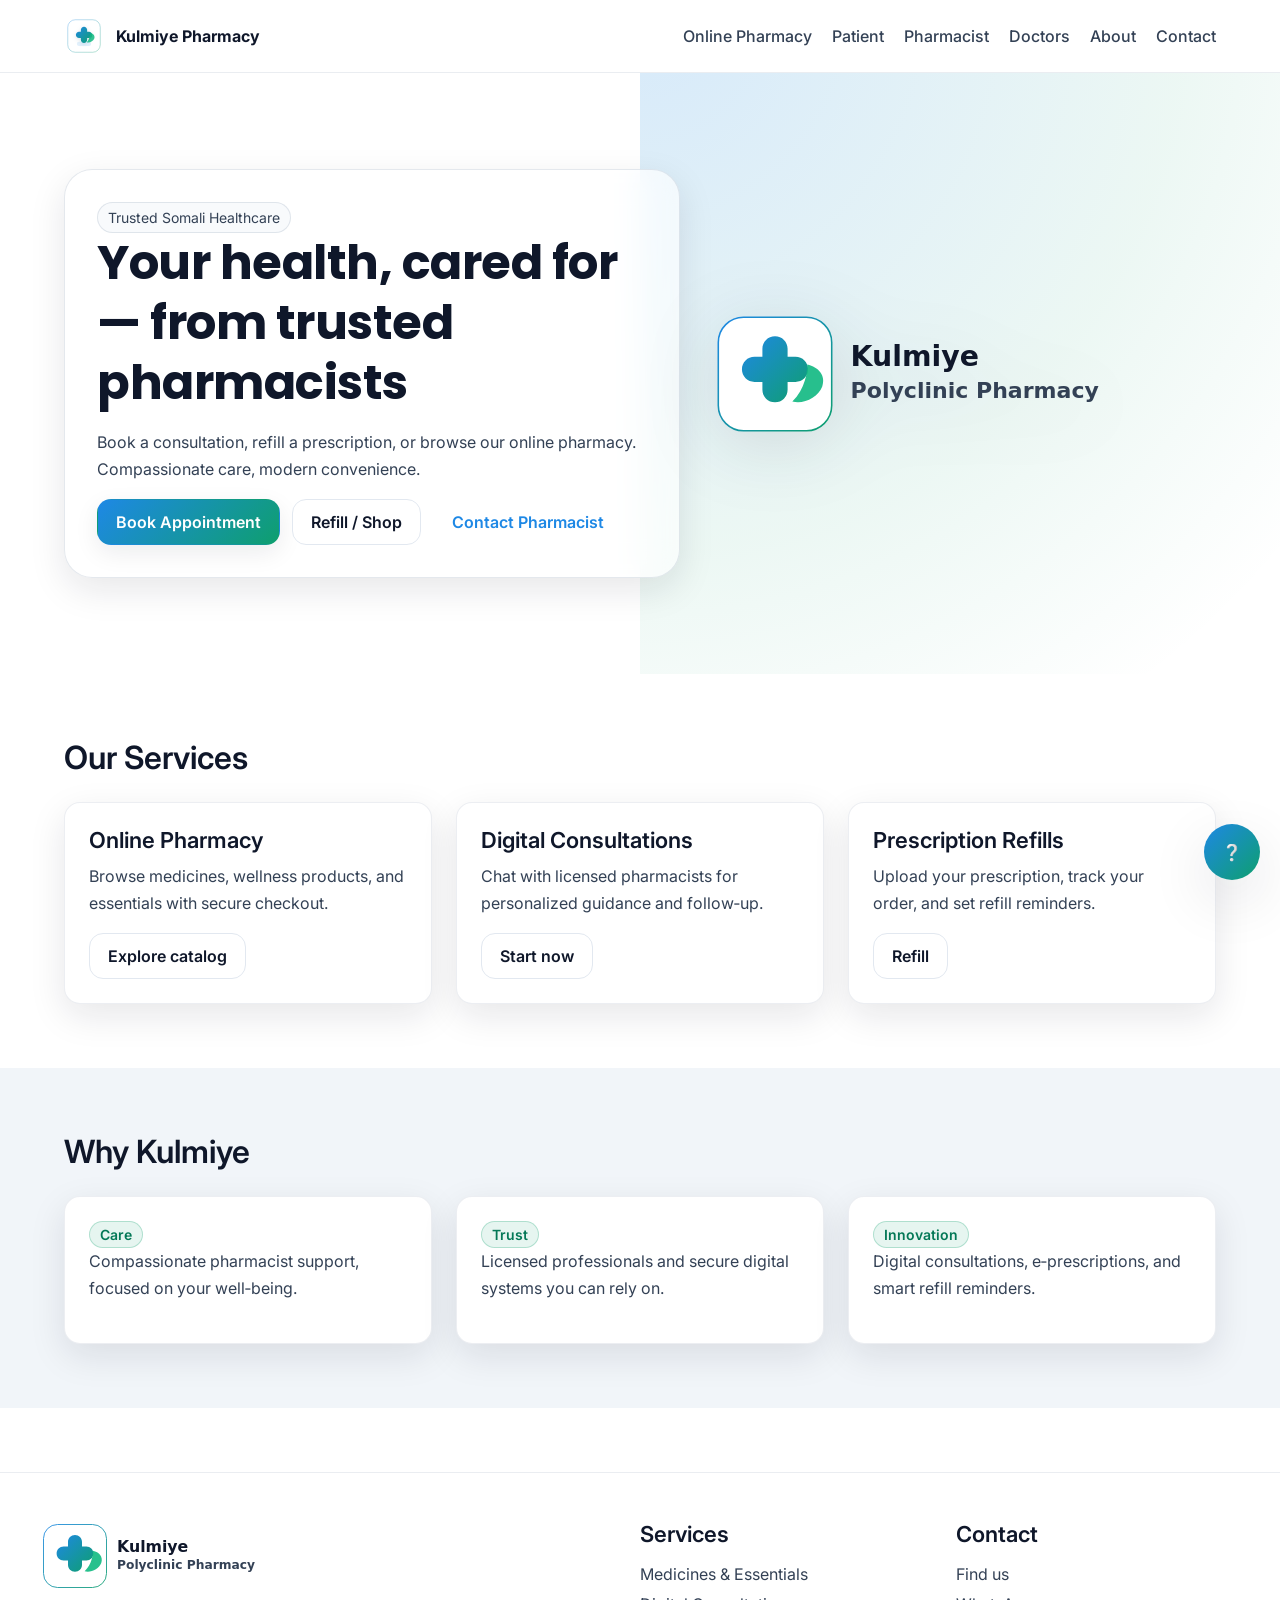
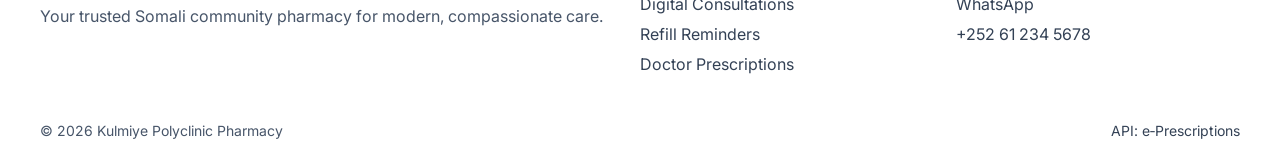
<file: web/index.html>
<!doctype html>
<html lang="en">
<head>
  <meta charset="utf-8" />
  <meta name="viewport" content="width=device-width, initial-scale=1" />
  <title>Kulmiye Polyclinic Pharmacy — Trusted Community Care</title>
  <meta name="description" content="Modern Somali community pharmacy: medicines, digital consultations, prescription refills, and compassionate care."/>
  <link rel="icon" href="/brand/logo/kulmiye-logo-icon.svg" />
  <link rel="manifest" href="/web/manifest.webmanifest" />
  <link rel="stylesheet" href="/web/assets/css/base.css" />
  <script type="module" src="/web/assets/js/components.js"></script>
  <script type="module" src="/web/assets/js/support.js"></script>
  <script type="module" src="/web/assets/js/register-sw.js"></script>
</head>
<body>
  <header id="site-header" class="header"></header>

  <main>
    <section class="hero section">
      <div class="gradient"></div>
      <div class="container content">
        <div class="card">
          <span class="tag">Trusted Somali Healthcare</span>
          <h1>Your health, cared for — from trusted pharmacists</h1>
          <p>Book a consultation, refill a prescription, or browse our online pharmacy. Compassionate care, modern convenience.</p>
          <div style="display:flex; gap:12px; margin-top:16px; flex-wrap:wrap">
            <a class="btn btn-primary" href="/web/patient.html#book">Book Appointment</a>
            <a class="btn btn-secondary" href="/web/catalog.html">Refill / Shop</a>
            <a class="btn btn-ghost" href="/web/contact.html">Contact Pharmacist</a>
          </div>
        </div>
        <div>
          <img src="/brand/logo/kulmiye-logo-horizontal.svg" alt="Kulmiye Pharmacy" style="filter: drop-shadow(0 12px 36px rgba(15,23,42,0.12)); border-radius: 16px;" />
        </div>
      </div>
    </section>

    <section class="section">
      <div class="container">
        <h2>Our Services</h2>
        <div class="grid grid-3" style="margin-top:24px">
          <div class="card">
            <h3>Online Pharmacy</h3>
            <p>Browse medicines, wellness products, and essentials with secure checkout.</p>
            <div class="actions"><a class="btn btn-secondary" href="/web/catalog.html">Explore catalog</a></div>
          </div>
          <div class="card">
            <h3>Digital Consultations</h3>
            <p>Chat with licensed pharmacists for personalized guidance and follow‑up.</p>
            <div class="actions"><a class="btn btn-secondary" href="/web/patient.html#consult">Start now</a></div>
          </div>
          <div class="card">
            <h3>Prescription Refills</h3>
            <p>Upload your prescription, track your order, and set refill reminders.</p>
            <div class="actions"><a class="btn btn-secondary" href="/web/patient.html#refill">Refill</a></div>
          </div>
        </div>
      </div>
    </section>

    <section class="section" style="background: var(--color-slate-100)">
      <div class="container">
        <h2>Why Kulmiye</h2>
        <div class="grid grid-3" style="margin-top:24px">
          <div class="card">
            <span class="badge">Care</span>
            <p>Compassionate pharmacist support, focused on your well‑being.</p>
          </div>
          <div class="card">
            <span class="badge">Trust</span>
            <p>Licensed professionals and secure digital systems you can rely on.</p>
          </div>
          <div class="card">
            <span class="badge">Innovation</span>
            <p>Digital consultations, e‑prescriptions, and smart refill reminders.</p>
          </div>
        </div>
      </div>
    </section>
  </main>

  <footer id="site-footer" class="footer"></footer>
</body>
</html>
</file>
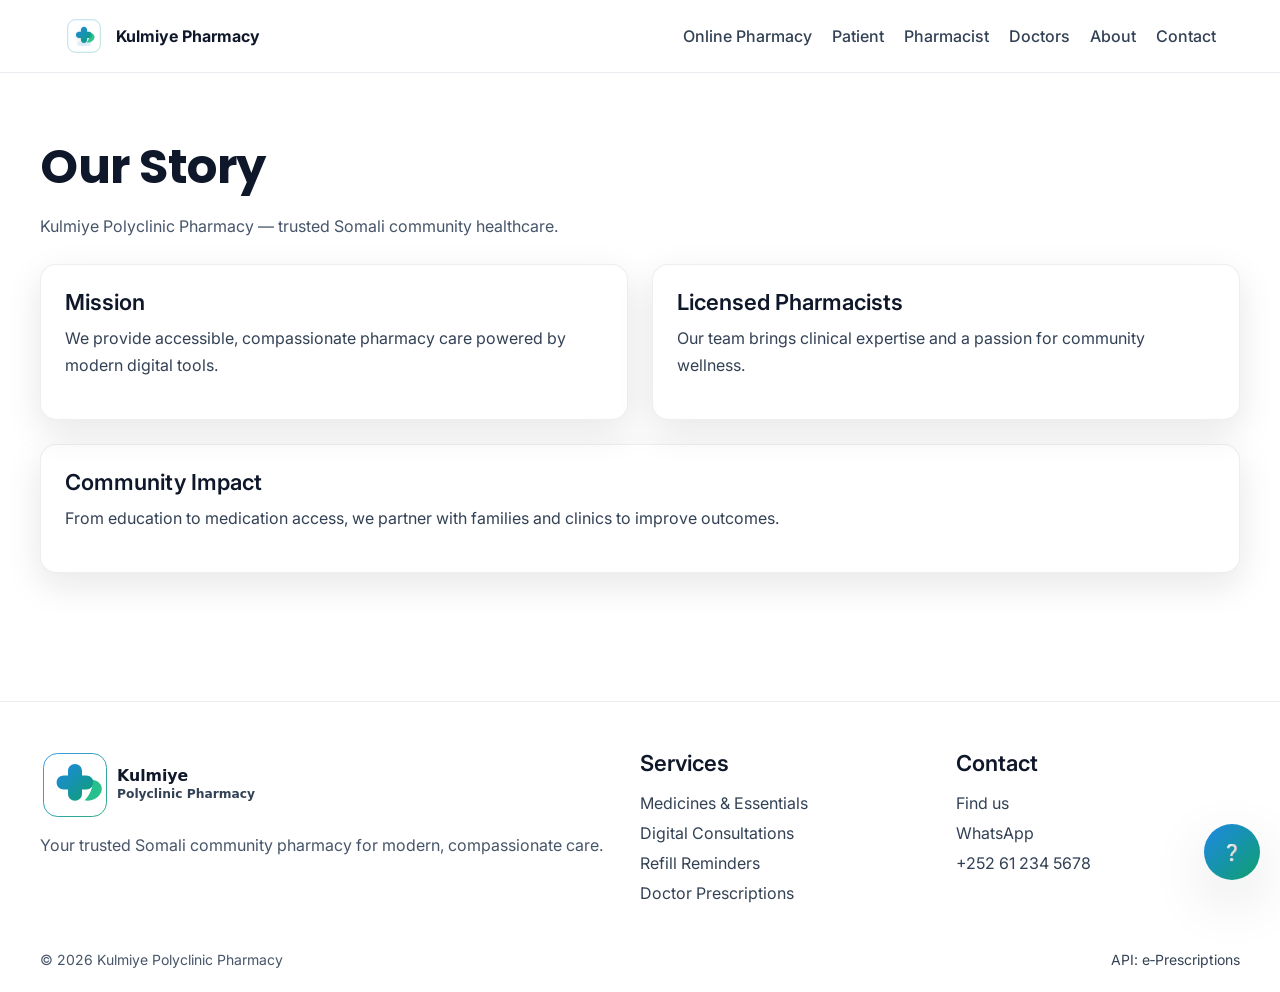
<file: web/about.html>
<!doctype html>
<html lang="en">
<head>
  <meta charset="utf-8" />
  <meta name="viewport" content="width=device-width, initial-scale=1" />
  <title>About — Kulmiye</title>
  <link rel="icon" href="/brand/logo/kulmiye-logo-icon.svg" />
  <link rel="stylesheet" href="/web/assets/css/base.css" />
  <script type="module" src="/web/assets/js/components.js"></script>
  <script type="module" src="/web/assets/js/support.js"></script>
  <script type="module" src="/web/assets/js/register-sw.js"></script>
</head>
<body>
  <header id="site-header" class="header"></header>
  <main class="section container">
    <h1>Our Story</h1>
    <p class="muted">Kulmiye Polyclinic Pharmacy — trusted Somali community healthcare.</p>

    <div class="grid grid-2" style="margin-top:24px">
      <div class="card">
        <h3>Mission</h3>
        <p>We provide accessible, compassionate pharmacy care powered by modern digital tools.</p>
      </div>
      <div class="card">
        <h3>Licensed Pharmacists</h3>
        <p>Our team brings clinical expertise and a passion for community wellness.</p>
      </div>
    </div>

    <div class="card" style="margin-top:24px">
      <h3>Community Impact</h3>
      <p>From education to medication access, we partner with families and clinics to improve outcomes.</p>
    </div>
  </main>
  <footer id="site-footer" class="footer"></footer>
</body>
</html>
</file>
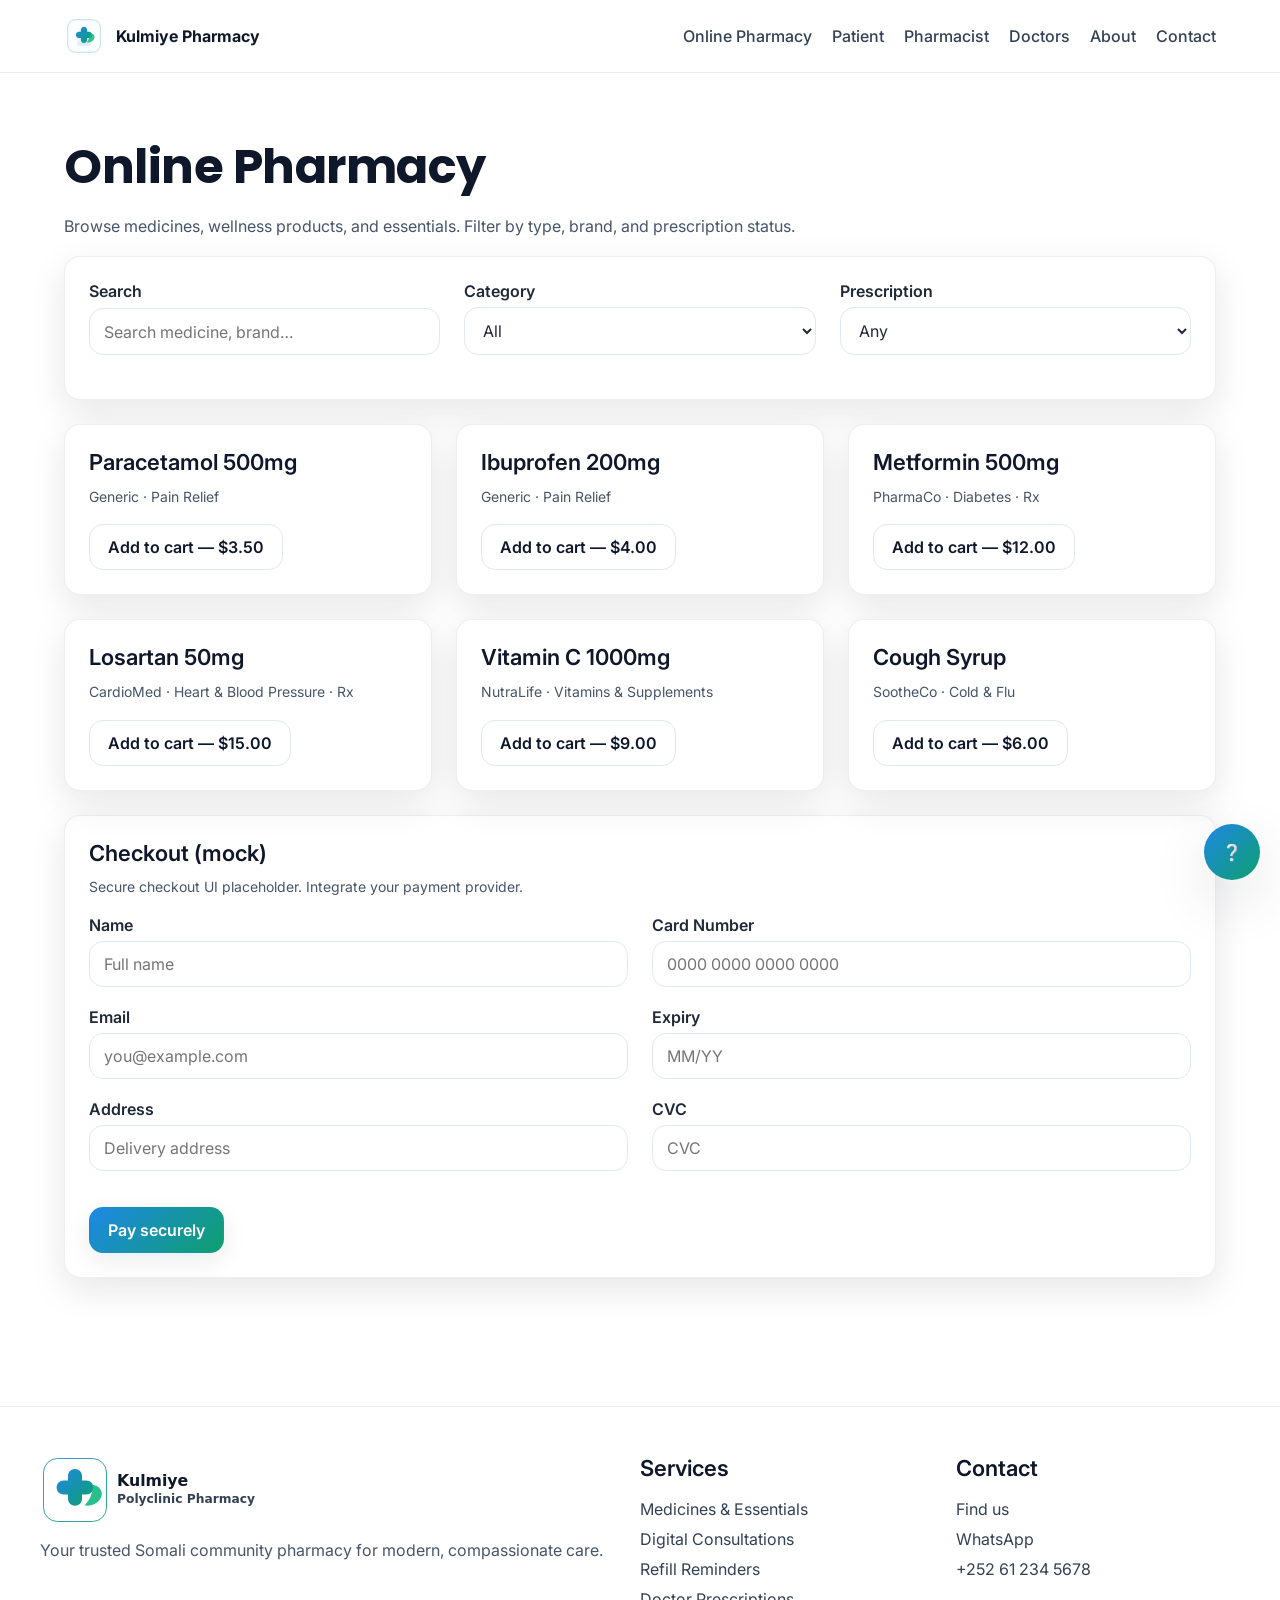
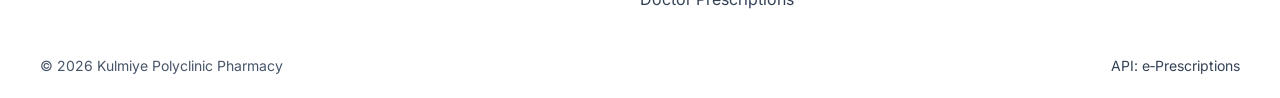
<file: web/catalog.html>
<!doctype html>
<html lang="en">
<head>
  <meta charset="utf-8" />
  <meta name="viewport" content="width=device-width, initial-scale=1" />
  <title>Online Pharmacy — Kulmiye</title>
  <link rel="icon" href="/brand/logo/kulmiye-logo-icon.svg" />
  <link rel="stylesheet" href="/web/assets/css/base.css" />
  <script type="module" src="/web/assets/js/components.js"></script>
  <script type="module" src="/web/assets/js/support.js"></script>
  <script type="module" src="/web/assets/js/register-sw.js"></script>
</head>
<body>
  <header id="site-header" class="header"></header>
  <main class="section">
    <div class="container">
      <h1>Online Pharmacy</h1>
      <p class="muted">Browse medicines, wellness products, and essentials. Filter by type, brand, and prescription status.</p>

      <div class="card" style="margin-top:16px">
        <div class="grid grid-3">
          <div class="field">
            <label for="q">Search</label>
            <input id="q" type="text" placeholder="Search medicine, brand…" />
          </div>
          <div class="field">
            <label for="category">Category</label>
            <select id="category">
              <option value="">All</option>
              <option>Cold & Flu</option>
              <option>Pain Relief</option>
              <option>Diabetes</option>
              <option>Heart & Blood Pressure</option>
              <option>Vitamins & Supplements</option>
            </select>
          </div>
          <div class="field">
            <label for="rx">Prescription</label>
            <select id="rx">
              <option value="">Any</option>
              <option value="otc">Non‑prescription (OTC)</option>
              <option value="rx">Prescription</option>
            </select>
          </div>
        </div>
      </div>

      <div id="catalog-grid" class="grid grid-3" style="margin-top:24px"></div>

      <div class="card" style="margin-top:24px">
        <h3>Checkout (mock)</h3>
        <p class="small">Secure checkout UI placeholder. Integrate your payment provider.</p>
        <div class="grid grid-2">
          <div>
            <div class="field"><label>Name</label><input type="text" placeholder="Full name"/></div>
            <div class="field"><label>Email</label><input type="email" placeholder="you@example.com"/></div>
            <div class="field"><label>Address</label><input type="text" placeholder="Delivery address"/></div>
          </div>
          <div>
            <div class="field"><label>Card Number</label><input type="text" placeholder="0000 0000 0000 0000"/></div>
            <div class="field"><label>Expiry</label><input type="text" placeholder="MM/YY"/></div>
            <div class="field"><label>CVC</label><input type="text" placeholder="CVC"/></div>
          </div>
        </div>
        <div class="actions"><button class="btn btn-primary">Pay securely</button></div>
      </div>
    </div>
  </main>
  <footer id="site-footer" class="footer"></footer>

  <script type="module">
    const products = [
      { id: 1, name: 'Paracetamol 500mg', brand: 'Generic', price: 3.5, category: 'Pain Relief', rx: 'otc' },
      { id: 2, name: 'Ibuprofen 200mg', brand: 'Generic', price: 4.0, category: 'Pain Relief', rx: 'otc' },
      { id: 3, name: 'Metformin 500mg', brand: 'PharmaCo', price: 12, category: 'Diabetes', rx: 'rx' },
      { id: 4, name: 'Losartan 50mg', brand: 'CardioMed', price: 15, category: 'Heart & Blood Pressure', rx: 'rx' },
      { id: 5, name: 'Vitamin C 1000mg', brand: 'NutraLife', price: 9, category: 'Vitamins & Supplements', rx: 'otc' },
      { id: 6, name: 'Cough Syrup', brand: 'SootheCo', price: 6, category: 'Cold & Flu', rx: 'otc' }
    ];

    const grid = document.getElementById('catalog-grid');
    const q = document.getElementById('q');
    const category = document.getElementById('category');
    const rx = document.getElementById('rx');

    function render(list) {
      grid.innerHTML = list.map(p => `
        <div class="card">
          <h3>${p.name}</h3>
          <p class="small">${p.brand} · ${p.category} ${p.rx === 'rx' ? '· Rx' : ''}</p>
          <div class="actions"><button class="btn btn-secondary">Add to cart — $${p.price.toFixed(2)}</button></div>
        </div>
      `).join('');
    }

    function applyFilters() {
      const term = q.value.toLowerCase();
      const cat = category.value;
      const req = rx.value;
      const list = products.filter(p => {
        const matchesTerm = !term || p.name.toLowerCase().includes(term) || p.brand.toLowerCase().includes(term);
        const matchesCat = !cat || p.category === cat;
        const matchesRx = !req || p.rx === req;
        return matchesTerm && matchesCat && matchesRx;
      });
      render(list);
    }

    q.addEventListener('input', applyFilters);
    category.addEventListener('change', applyFilters);
    rx.addEventListener('change', applyFilters);
    render(products);
  </script>
</body>
</html>
</file>
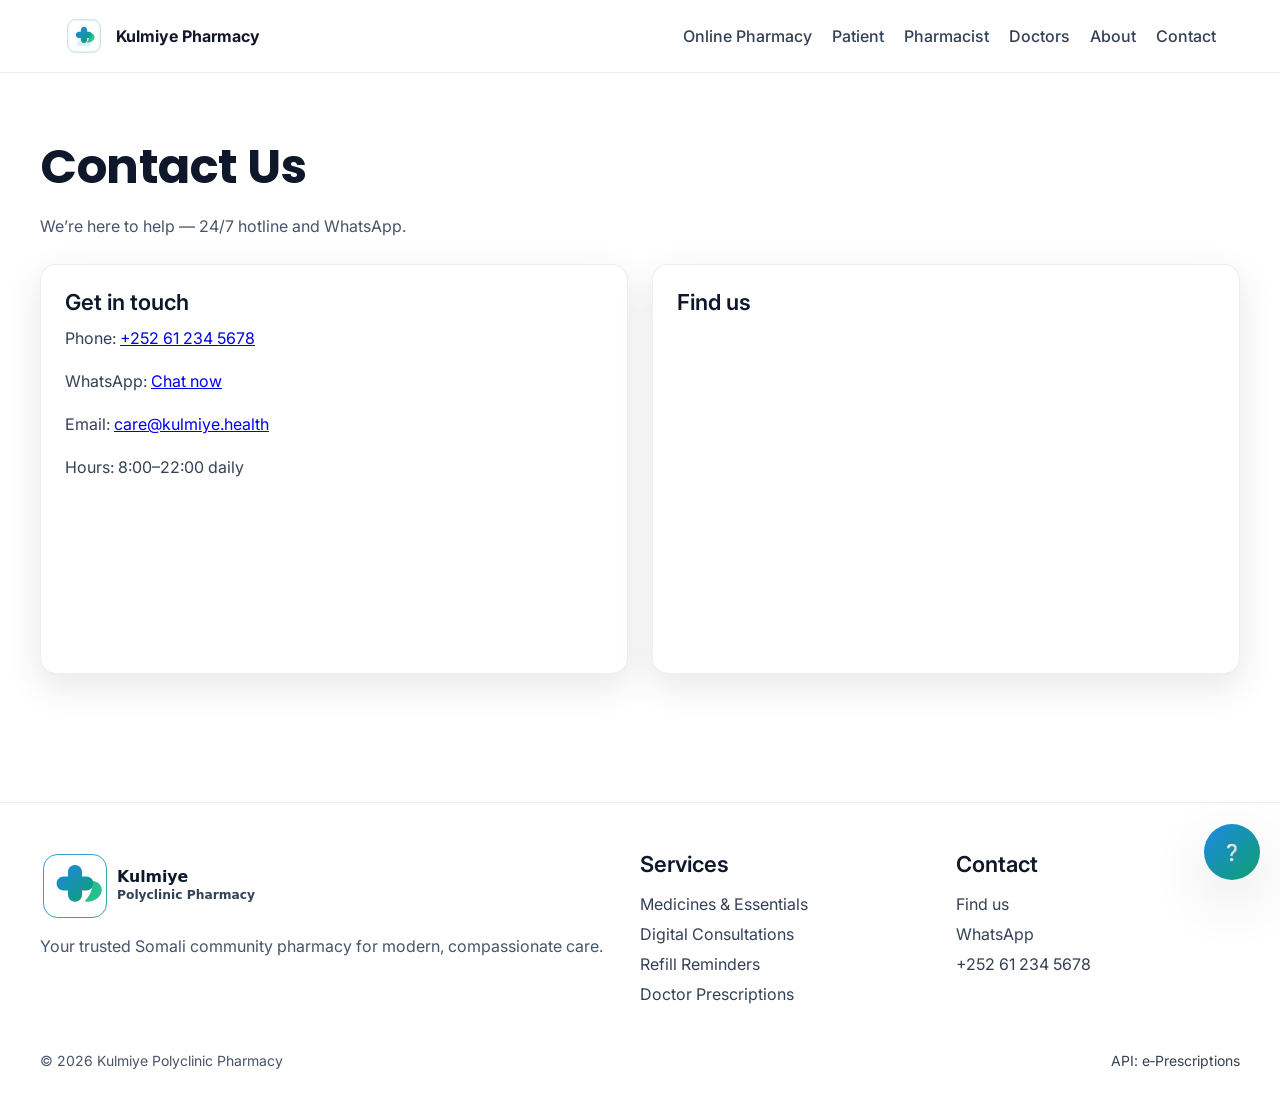
<file: web/contact.html>
<!doctype html>
<html lang="en">
<head>
  <meta charset="utf-8" />
  <meta name="viewport" content="width=device-width, initial-scale=1" />
  <title>Contact — Kulmiye</title>
  <link rel="icon" href="/brand/logo/kulmiye-logo-icon.svg" />
  <link rel="stylesheet" href="/web/assets/css/base.css" />
  <script type="module" src="/web/assets/js/components.js"></script>
  <script type="module" src="/web/assets/js/support.js"></script>
  <script type="module" src="/web/assets/js/register-sw.js"></script>
</head>
<body>
  <header id="site-header" class="header"></header>
  <main class="section container">
    <h1>Contact Us</h1>
    <p class="muted">We’re here to help — 24/7 hotline and WhatsApp.</p>

    <div class="grid grid-2" style="margin-top:24px">
      <div class="card">
        <h3>Get in touch</h3>
        <p>Phone: <a href="tel:+252612345678">+252 61 234 5678</a></p>
        <p>WhatsApp: <a href="https://wa.me/252612345678" target="_blank" rel="noopener">Chat now</a></p>
        <p>Email: <a href="mailto:care@kulmiye.health">care@kulmiye.health</a></p>
        <p>Hours: 8:00–22:00 daily</p>
      </div>
      <div id="map" class="card">
        <h3>Find us</h3>
        <iframe title="Map" src="https://www.google.com/maps?q=Mogadishu&output=embed" style="width:100%;height:320px;border:0;border-radius:12px"></iframe>
      </div>
    </div>
  </main>
  <footer id="site-footer" class="footer"></footer>
</body>
</html>
</file>
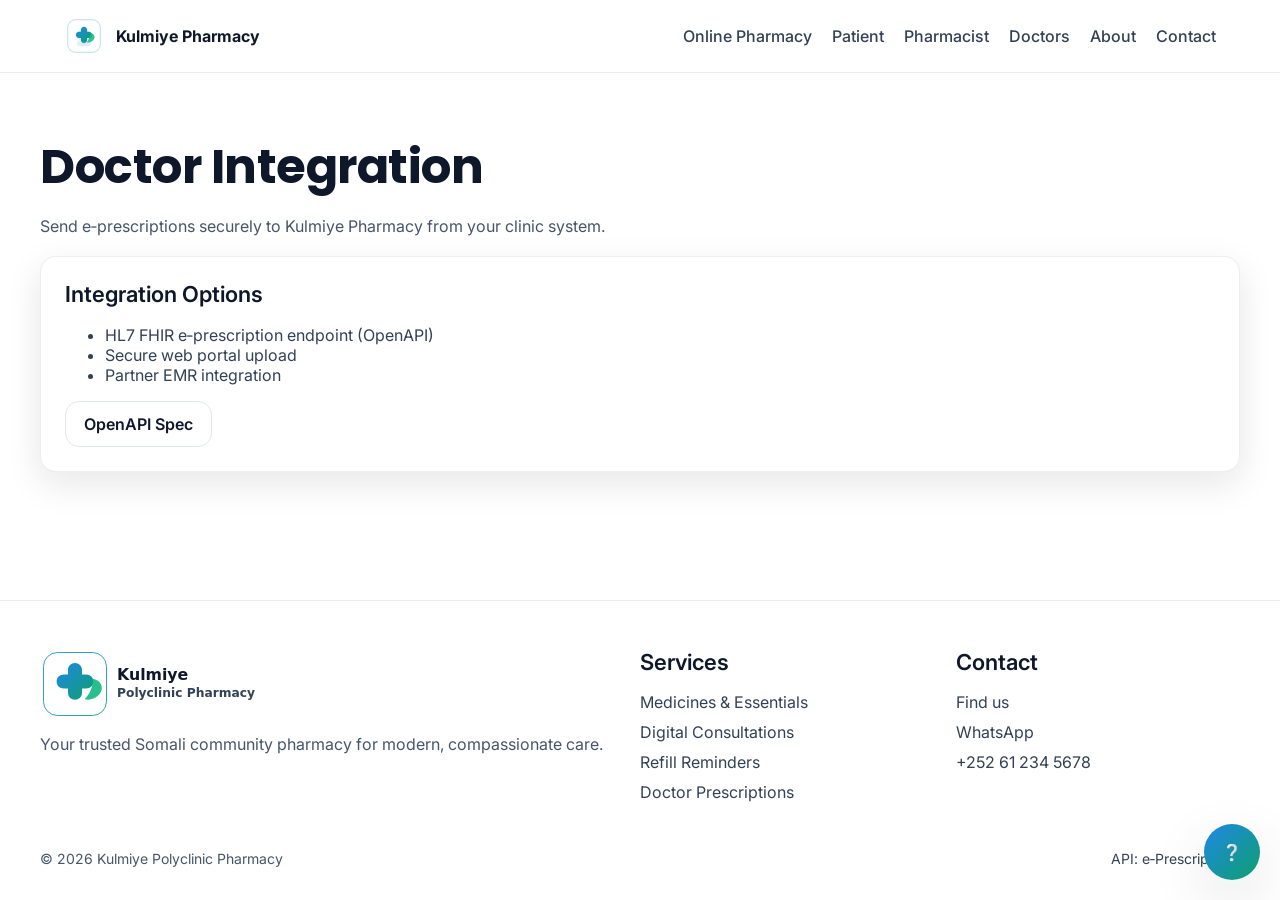
<file: web/doctor.html>
<!doctype html>
<html lang="en">
<head>
  <meta charset="utf-8" />
  <meta name="viewport" content="width=device-width, initial-scale=1" />
  <title>Doctors — Kulmiye</title>
  <link rel="icon" href="/brand/logo/kulmiye-logo-icon.svg" />
  <link rel="stylesheet" href="/web/assets/css/base.css" />
  <script type="module" src="/web/assets/js/components.js"></script>
  <script type="module" src="/web/assets/js/support.js"></script>
  <script type="module" src="/web/assets/js/register-sw.js"></script>
</head>
<body>
  <header id="site-header" class="header"></header>
  <main class="section container">
    <h1>Doctor Integration</h1>
    <p class="muted">Send e‑prescriptions securely to Kulmiye Pharmacy from your clinic system.</p>

    <div class="card" style="margin-top:16px">
      <h3>Integration Options</h3>
      <ul>
        <li>HL7 FHIR e‑prescription endpoint (OpenAPI)</li>
        <li>Secure web portal upload</li>
        <li>Partner EMR integration</li>
      </ul>
      <div class="actions"><a class="btn btn-secondary" href="/api/openapi.yaml">OpenAPI Spec</a></div>
    </div>
  </main>
  <footer id="site-footer" class="footer"></footer>
</body>
</html>
</file>
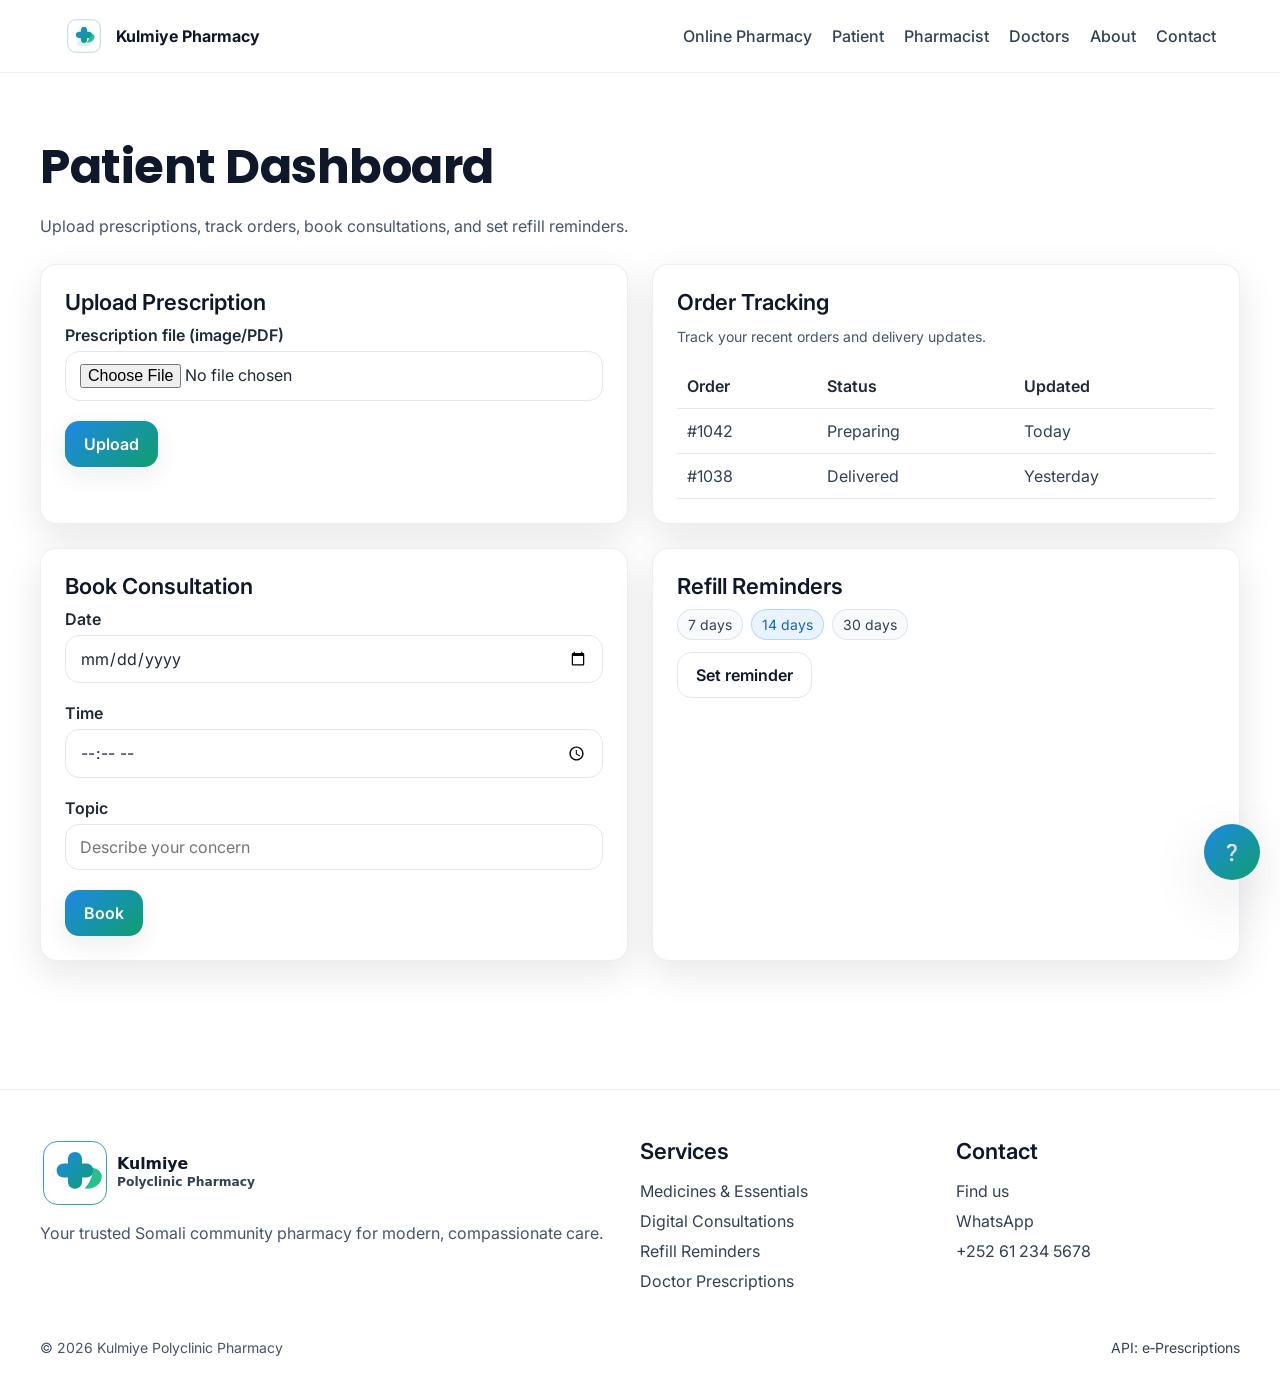
<file: web/patient.html>
<!doctype html>
<html lang="en">
<head>
  <meta charset="utf-8" />
  <meta name="viewport" content="width=device-width, initial-scale=1" />
  <title>Patient — Kulmiye</title>
  <link rel="icon" href="/brand/logo/kulmiye-logo-icon.svg" />
  <link rel="stylesheet" href="/web/assets/css/base.css" />
  <script type="module" src="/web/assets/js/components.js"></script>
  <script type="module" src="/web/assets/js/support.js"></script>
  <script type="module" src="/web/assets/js/register-sw.js"></script>
</head>
<body>
  <header id="site-header" class="header"></header>
  <main class="section container">
    <h1>Patient Dashboard</h1>
    <p class="muted">Upload prescriptions, track orders, book consultations, and set refill reminders.</p>

    <div id="refill" class="grid grid-2" style="margin-top:24px">
      <div class="card">
        <h3>Upload Prescription</h3>
        <div class="field">
          <label>Prescription file (image/PDF)</label>
          <input type="file" accept="image/*,application/pdf" />
        </div>
        <div class="actions"><button class="btn btn-primary">Upload</button></div>
      </div>
      <div class="card">
        <h3>Order Tracking</h3>
        <p class="small">Track your recent orders and delivery updates.</p>
        <table class="table">
          <thead><tr><th>Order</th><th>Status</th><th>Updated</th></tr></thead>
          <tbody>
            <tr><td>#1042</td><td>Preparing</td><td>Today</td></tr>
            <tr><td>#1038</td><td>Delivered</td><td>Yesterday</td></tr>
          </tbody>
        </table>
      </div>
    </div>

    <div id="consult" class="grid grid-2" style="margin-top:24px">
      <div class="card">
        <h3>Book Consultation</h3>
        <div class="field"><label>Date</label><input type="date"/></div>
        <div class="field"><label>Time</label><input type="time"/></div>
        <div class="field"><label>Topic</label><input type="text" placeholder="Describe your concern"/></div>
        <div class="actions"><button class="btn btn-primary">Book</button></div>
      </div>
      <div class="card">
        <h3>Refill Reminders</h3>
        <div class="chips">
          <span class="chip">7 days</span>
          <span class="chip active">14 days</span>
          <span class="chip">30 days</span>
        </div>
        <div class="actions" style="margin-top:12px"><button class="btn btn-secondary">Set reminder</button></div>
      </div>
    </div>
  </main>
  <footer id="site-footer" class="footer"></footer>
</body>
</html>
</file>
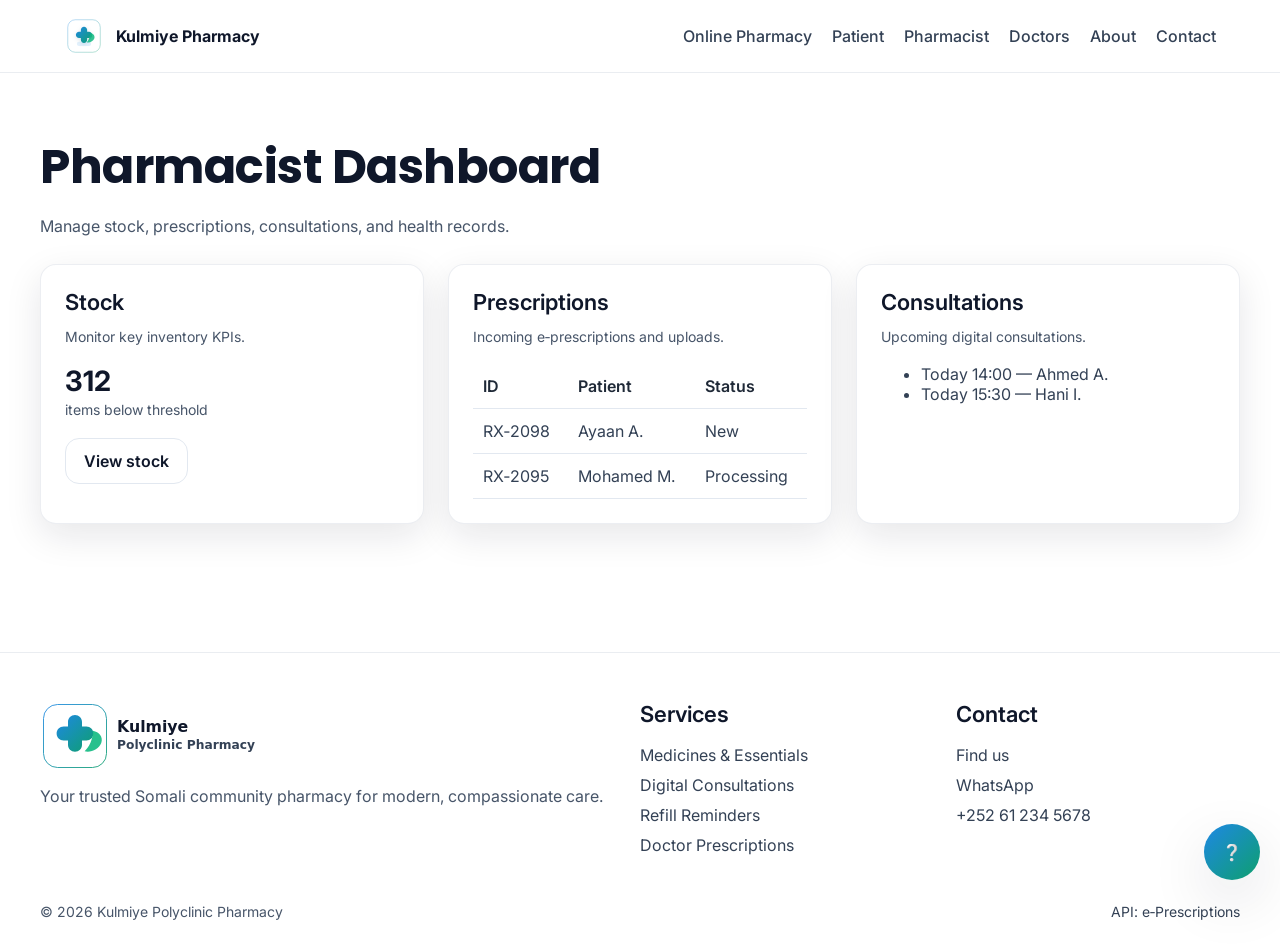
<file: web/pharmacist.html>
<!doctype html>
<html lang="en">
<head>
  <meta charset="utf-8" />
  <meta name="viewport" content="width=device-width, initial-scale=1" />
  <title>Pharmacist — Kulmiye</title>
  <link rel="icon" href="/brand/logo/kulmiye-logo-icon.svg" />
  <link rel="stylesheet" href="/web/assets/css/base.css" />
  <script type="module" src="/web/assets/js/components.js"></script>
  <script type="module" src="/web/assets/js/support.js"></script>
  <script type="module" src="/web/assets/js/register-sw.js"></script>
</head>
<body>
  <header id="site-header" class="header"></header>
  <main class="section container">
    <h1>Pharmacist Dashboard</h1>
    <p class="muted">Manage stock, prescriptions, consultations, and health records.</p>

    <div class="grid grid-3" style="margin-top:24px">
      <div class="card">
        <h3>Stock</h3>
        <p class="small">Monitor key inventory KPIs.</p>
        <div class="kpi">312</div>
        <p class="small">items below threshold</p>
        <div class="actions"><button class="btn btn-secondary">View stock</button></div>
      </div>
      <div class="card">
        <h3>Prescriptions</h3>
        <p class="small">Incoming e‑prescriptions and uploads.</p>
        <table class="table">
          <thead><tr><th>ID</th><th>Patient</th><th>Status</th></tr></thead>
          <tbody>
            <tr><td>RX‑2098</td><td>Ayaan A.</td><td>New</td></tr>
            <tr><td>RX‑2095</td><td>Mohamed M.</td><td>Processing</td></tr>
          </tbody>
        </table>
      </div>
      <div class="card">
        <h3>Consultations</h3>
        <p class="small">Upcoming digital consultations.</p>
        <ul>
          <li>Today 14:00 — Ahmed A.</li>
          <li>Today 15:30 — Hani I.</li>
        </ul>
      </div>
    </div>
  </main>
  <footer id="site-footer" class="footer"></footer>
</body>
</html>
</file>
<file: web/assets/css/base.css>
@import url('https://fonts.googleapis.com/css2?family=Inter:wght@400;500;600;700&family=Poppins:wght@500;600;700&display=swap');
@import url('./tokens.css');

/* CSS Reset (modern minimal) */
* { box-sizing: border-box; }
html, body { height: 100%; }
body { margin: 0; font-family: var(--font-sans); color: var(--color-slate-700); background: var(--color-white); }
img, svg { display: block; max-width: 100%; }
button, input, select, textarea { font: inherit; }

/* Layout */
.container { width: 100%; max-width: 1200px; padding: 0 var(--space-6); margin: 0 auto; }
.section { padding: var(--space-16) 0; }
.grid { display: grid; gap: var(--space-6); }
.grid-3 { grid-template-columns: repeat(3, minmax(0, 1fr)); }
.grid-2 { grid-template-columns: repeat(2, minmax(0, 1fr)); }
@media (max-width: 960px) { .grid-3 { grid-template-columns: 1fr 1fr; } }
@media (max-width: 640px) { .grid-3, .grid-2 { grid-template-columns: 1fr; } }

/* Typography */
h1, h2, h3 { color: var(--color-slate-900); line-height: var(--leading-tight); margin: 0 0 var(--space-4); }
h1 { font-size: clamp(32px, 5vw, 48px); font-family: Poppins, var(--font-sans); font-weight: 700; letter-spacing: -0.01em; }
h2 { font-size: clamp(24px, 3.5vw, 32px); font-weight: 600; }
h3 { font-size: 22px; font-weight: 600; }
p { line-height: var(--leading-relaxed); margin: 0 0 var(--space-4); }
.small { font-size: var(--text-sm); color: var(--color-slate-600); }
.muted { color: var(--color-slate-600); }

/* Header */
.header { position: sticky; top: 0; z-index: 50; backdrop-filter: blur(10px); background: rgba(255,255,255,0.8); border-bottom: 1px solid rgba(148,163,184,0.2); }
.nav { display: flex; align-items: center; justify-content: space-between; height: 72px; }
.nav .brand { display: flex; align-items: center; gap: var(--space-3); text-decoration: none; }
.nav .brand img { width: 40px; height: 40px; border-radius: 10px; }
.nav .brand span { font-weight: 700; color: var(--color-slate-900); }
.nav ul { display: flex; list-style: none; gap: var(--space-5); padding: 0; margin: 0; }
.nav a { text-decoration: none; color: var(--color-slate-700); font-weight: 500; }
.nav a:hover, .nav a:focus { color: var(--color-primary-600); }

/* Hero */
.hero { position: relative; padding: clamp(48px, 8vw, 96px) 0; background: var(--color-white); overflow: hidden; }
.hero .gradient { position: absolute; inset: -10% -10% auto auto; width: 60vw; height: 60vw; background: var(--gradient-soft); pointer-events: none; }
.hero .content { position: relative; z-index: 1; display: grid; grid-template-columns: 1.1fr 0.9fr; gap: var(--space-8); align-items: center; }
.hero .card { background: var(--glass-bg); border: var(--glass-border); backdrop-filter: var(--glass-backdrop); border-radius: var(--radius-2xl); box-shadow: var(--shadow-card); padding: var(--space-8); }
@media (max-width: 960px) { .hero .content { grid-template-columns: 1fr; } }

/* Buttons */
.btn { display: inline-flex; align-items: center; gap: 10px; padding: 12px 18px; border-radius: var(--radius-md); border: 1px solid transparent; font-weight: 600; cursor: pointer; text-decoration: none; transition: transform 0.04s ease, box-shadow 0.2s ease; }
.btn:focus-visible { outline: none; box-shadow: var(--ring); }
.btn-primary { color: white; background: var(--gradient-primary); box-shadow: var(--shadow-soft); }
.btn-primary:hover { transform: translateY(-1px); }
.btn-secondary { background: var(--color-white); color: var(--color-slate-900); border-color: var(--color-slate-200); }
.btn-secondary:hover { background: #FAFAFA; }
.btn-ghost { background: transparent; color: var(--color-primary-600); }

/* Cards */
.card { background: white; border-radius: var(--radius-lg); box-shadow: var(--shadow-card); padding: var(--space-6); border: 1px solid rgba(148,163,184,0.18); }
.card h3 { margin-bottom: var(--space-2); }
.card .actions { margin-top: var(--space-4); }

/* Forms */
.field { display: grid; gap: 6px; margin-bottom: var(--space-5); }
label { font-weight: 600; color: var(--color-slate-800); }
input[type="text"], input[type="email"], input[type="date"], input[type="time"], input[type="file"], select, textarea { padding: 12px 14px; border-radius: var(--radius-md); border: 1px solid var(--color-slate-200); background: white; color: var(--color-slate-800); }
input:focus, select:focus, textarea:focus { outline: none; box-shadow: var(--ring); border-color: var(--color-primary-600); }

/* Footer */
.footer { margin-top: var(--space-16); background: white; border-top: 1px solid rgba(148,163,184,0.2); }
.footer .inner { display: grid; grid-template-columns: 2fr 1fr 1fr; gap: var(--space-8); padding: var(--space-12) 0; }
.footer a { color: var(--color-slate-700); text-decoration: none; }
.footer a:hover { color: var(--color-primary-600); }
@media (max-width: 960px) { .footer .inner { grid-template-columns: 1fr; } }

/* Utilities */
.tag { display: inline-flex; align-items: center; gap: 8px; border-radius: 999px; padding: 6px 10px; background: #F8FAFC; border: 1px solid rgba(148,163,184,0.25); font-size: var(--text-sm); color: var(--color-slate-700); }
.badge { display: inline-block; background: rgba(14,159,110,0.1); color: var(--color-emerald-700); border: 1px solid rgba(14,159,110,0.25); padding: 4px 10px; border-radius: 999px; font-weight: 600; font-size: var(--text-sm); }
.kpi { font-size: 28px; font-weight: 700; color: var(--color-slate-900); }

/* Support widget */
.support-fab { position: fixed; right: 20px; bottom: 20px; z-index: 60; }
.support-fab button { width: 56px; height: 56px; border-radius: 999px; border: none; background: var(--gradient-primary); color: white; box-shadow: var(--shadow-strong); cursor: pointer; }
.support-panel { position: fixed; right: 20px; bottom: 84px; width: 320px; background: var(--glass-bg); border: var(--glass-border); backdrop-filter: var(--glass-backdrop); border-radius: var(--radius-lg); box-shadow: var(--shadow-card); padding: var(--space-4); display: none; }
.support-panel.open { display: block; }
.support-panel a { display: flex; align-items: center; gap: 10px; padding: 10px; border-radius: var(--radius-md); text-decoration: none; color: var(--color-slate-800); }
.support-panel a:hover { background: #F8FAFC; }

/* Tables */
.table { width: 100%; border-collapse: collapse; }
.table th, .table td { padding: 12px 10px; border-bottom: 1px solid var(--color-slate-200); text-align: left; }
.table th { color: var(--color-slate-800); font-weight: 600; }

/* Chips */
.chips { display: flex; flex-wrap: wrap; gap: 8px; }
.chip { padding: 6px 10px; border-radius: 999px; background: #F8FAFC; border: 1px solid rgba(148,163,184,0.25); font-size: var(--text-sm); cursor: pointer; }
.chip.active { background: rgba(30,136,229,0.1); color: var(--color-primary-700); border-color: rgba(30,136,229,0.25); }
</file>
